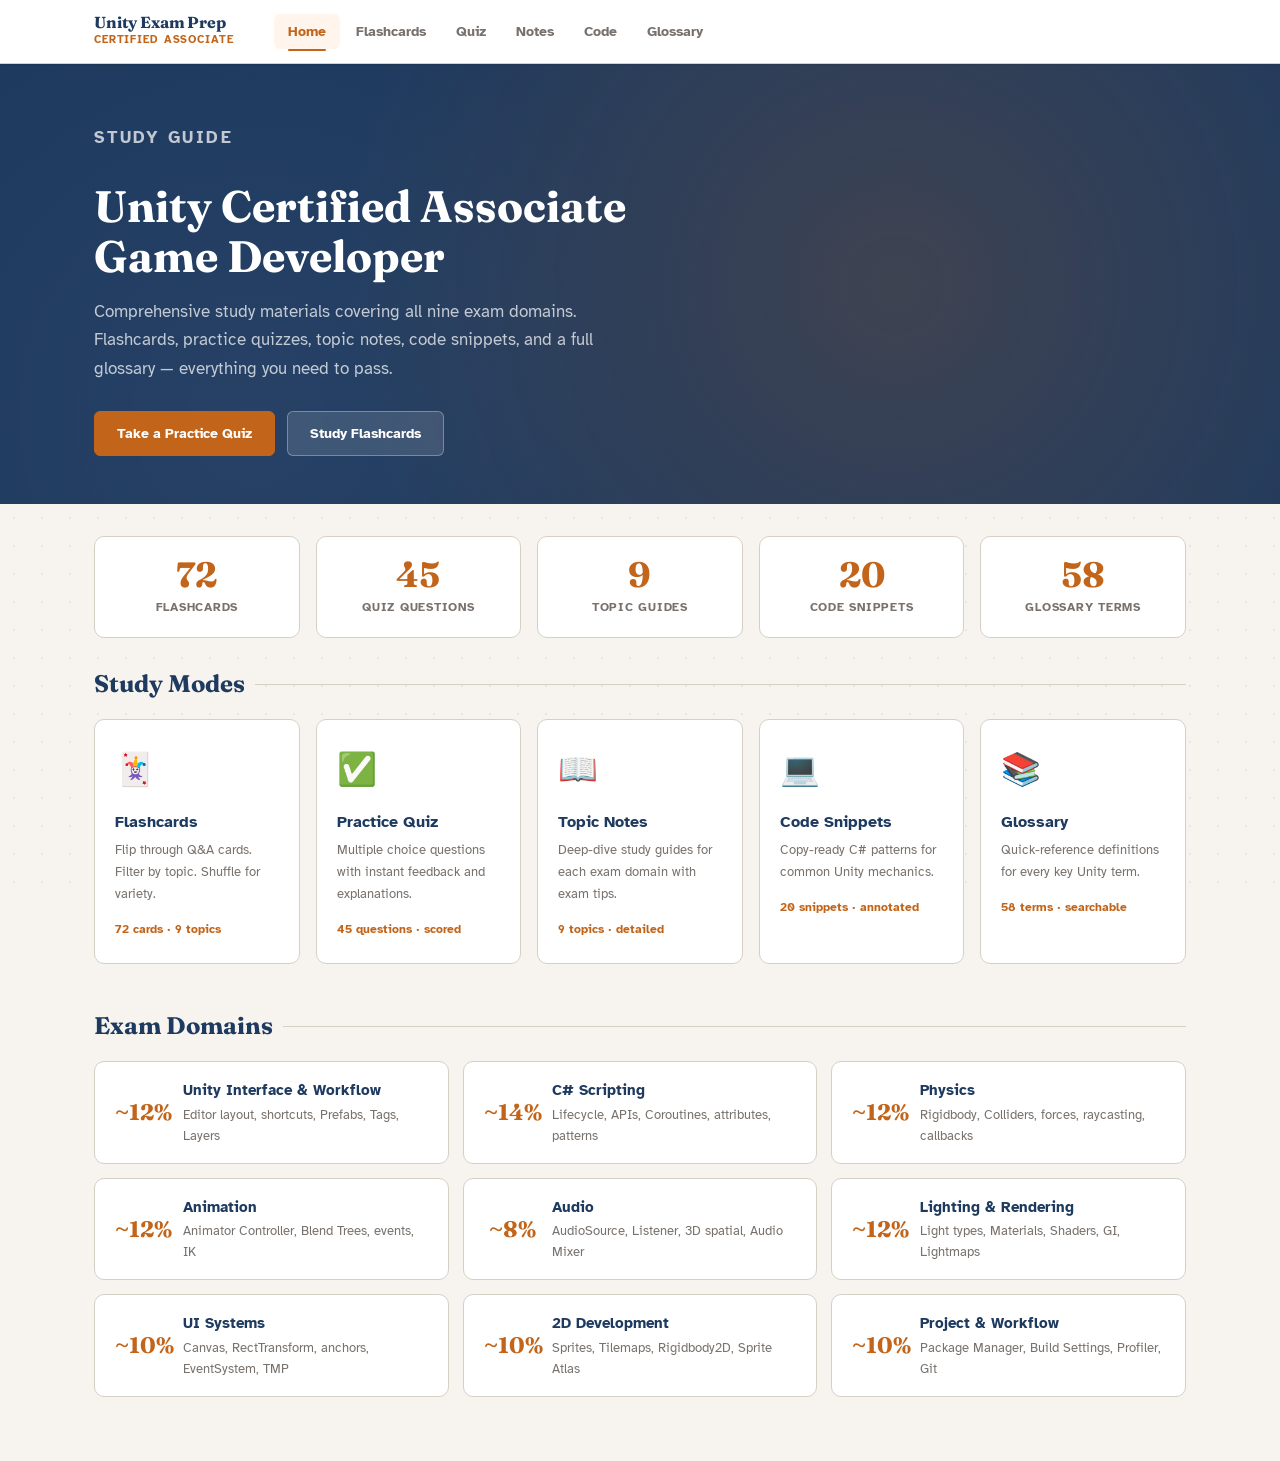
<file: unity-exam-prep/index.html>
<!DOCTYPE html>
<html lang="en">
<head>
  <meta charset="UTF-8">
  <meta name="viewport" content="width=device-width, initial-scale=1.0">
  <title>Unity Exam Prep — Certified Associate</title>
  <link rel="stylesheet" href="css/style.css">
</head>
<body>
<div id="nav-root"></div>

<div class="page-content">
  <div class="home-hero">
    <div class="container">
      <p class="home-hero-eyebrow">Study Guide</p>
      <h1>Unity Certified Associate<br>Game Developer</h1>
      <p>Comprehensive study materials covering all nine exam domains. Flashcards, practice quizzes, topic notes, code snippets, and a full glossary — everything you need to pass.</p>
      <div class="home-hero-actions">
        <a href="quiz.html" class="btn btn-accent">Take a Practice Quiz</a>
        <a href="flashcards.html" class="btn" style="background:rgba(255,255,255,0.12);color:white;border-color:rgba(255,255,255,0.3);">Study Flashcards</a>
      </div>
    </div>
  </div>

  <div class="main-content">
    <div class="container">

      <div class="stats-row" style="margin-top:0;">
        <div class="stat-card"><div class="stat-number">72</div><div class="stat-label">Flashcards</div></div>
        <div class="stat-card"><div class="stat-number">45</div><div class="stat-label">Quiz Questions</div></div>
        <div class="stat-card"><div class="stat-number">9</div><div class="stat-label">Topic Guides</div></div>
        <div class="stat-card"><div class="stat-number">20</div><div class="stat-label">Code Snippets</div></div>
        <div class="stat-card"><div class="stat-number">58</div><div class="stat-label">Glossary Terms</div></div>
      </div>

      <h2 class="section-title">Study Modes</h2>
      <div class="study-cards-grid">
        <a href="flashcards.html" class="study-card">
          <div class="study-card-icon">🃏</div>
          <div class="study-card-title">Flashcards</div>
          <div class="study-card-desc">Flip through Q&A cards. Filter by topic. Shuffle for variety.</div>
          <div class="study-card-count">72 cards · 9 topics</div>
        </a>
        <a href="quiz.html" class="study-card">
          <div class="study-card-icon">✅</div>
          <div class="study-card-title">Practice Quiz</div>
          <div class="study-card-desc">Multiple choice questions with instant feedback and explanations.</div>
          <div class="study-card-count">45 questions · scored</div>
        </a>
        <a href="notes.html" class="study-card">
          <div class="study-card-icon">📖</div>
          <div class="study-card-title">Topic Notes</div>
          <div class="study-card-desc">Deep-dive study guides for each exam domain with exam tips.</div>
          <div class="study-card-count">9 topics · detailed</div>
        </a>
        <a href="snippets.html" class="study-card">
          <div class="study-card-icon">💻</div>
          <div class="study-card-title">Code Snippets</div>
          <div class="study-card-desc">Copy-ready C# patterns for common Unity mechanics.</div>
          <div class="study-card-count">20 snippets · annotated</div>
        </a>
        <a href="glossary.html" class="study-card">
          <div class="study-card-icon">📚</div>
          <div class="study-card-title">Glossary</div>
          <div class="study-card-desc">Quick-reference definitions for every key Unity term.</div>
          <div class="study-card-count">58 terms · searchable</div>
        </a>
      </div>

      <h2 class="section-title">Exam Domains</h2>
      <div class="domains-grid">
        <div class="domain-card">
          <div class="domain-weight">~12%</div>
          <div class="domain-info">
            <div class="domain-name">Unity Interface &amp; Workflow</div>
            <div class="domain-desc">Editor layout, shortcuts, Prefabs, Tags, Layers</div>
          </div>
        </div>
        <div class="domain-card">
          <div class="domain-weight">~14%</div>
          <div class="domain-info">
            <div class="domain-name">C# Scripting</div>
            <div class="domain-desc">Lifecycle, APIs, Coroutines, attributes, patterns</div>
          </div>
        </div>
        <div class="domain-card">
          <div class="domain-weight">~12%</div>
          <div class="domain-info">
            <div class="domain-name">Physics</div>
            <div class="domain-desc">Rigidbody, Colliders, forces, raycasting, callbacks</div>
          </div>
        </div>
        <div class="domain-card">
          <div class="domain-weight">~12%</div>
          <div class="domain-info">
            <div class="domain-name">Animation</div>
            <div class="domain-desc">Animator Controller, Blend Trees, events, IK</div>
          </div>
        </div>
        <div class="domain-card">
          <div class="domain-weight">~8%</div>
          <div class="domain-info">
            <div class="domain-name">Audio</div>
            <div class="domain-desc">AudioSource, Listener, 3D spatial, Audio Mixer</div>
          </div>
        </div>
        <div class="domain-card">
          <div class="domain-weight">~12%</div>
          <div class="domain-info">
            <div class="domain-name">Lighting &amp; Rendering</div>
            <div class="domain-desc">Light types, Materials, Shaders, GI, Lightmaps</div>
          </div>
        </div>
        <div class="domain-card">
          <div class="domain-weight">~10%</div>
          <div class="domain-info">
            <div class="domain-name">UI Systems</div>
            <div class="domain-desc">Canvas, RectTransform, anchors, EventSystem, TMP</div>
          </div>
        </div>
        <div class="domain-card">
          <div class="domain-weight">~10%</div>
          <div class="domain-info">
            <div class="domain-name">2D Development</div>
            <div class="domain-desc">Sprites, Tilemaps, Rigidbody2D, Sprite Atlas</div>
          </div>
        </div>
        <div class="domain-card">
          <div class="domain-weight">~10%</div>
          <div class="domain-info">
            <div class="domain-name">Project &amp; Workflow</div>
            <div class="domain-desc">Package Manager, Build Settings, Profiler, Git</div>
          </div>
        </div>
      </div>

    </div>
  </div>
</div>

<script src="js/nav.js"></script>
</body>
</html>
</file>
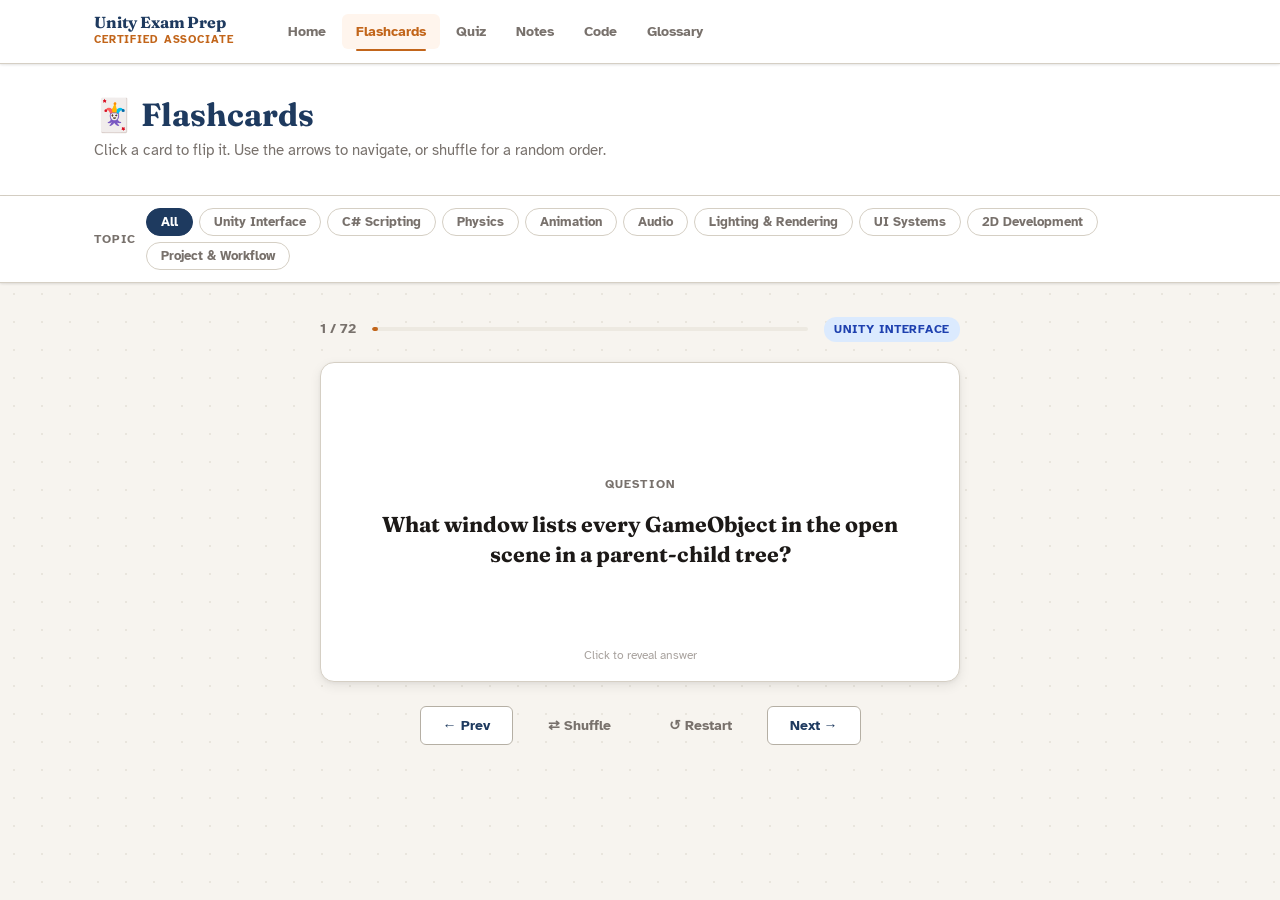
<file: unity-exam-prep/flashcards.html>
<!DOCTYPE html>
<html lang="en">
<head>
  <meta charset="UTF-8">
  <meta name="viewport" content="width=device-width, initial-scale=1.0">
  <title>Flashcards — Unity Exam Prep</title>
  <link rel="stylesheet" href="css/style.css">
</head>
<body>
<div id="nav-root"></div>
<div class="page-content">

  <div class="page-header">
    <div class="container">
      <div class="page-header-text">
        <h1>🃏 Flashcards</h1>
        <p>Click a card to flip it. Use the arrows to navigate, or shuffle for a random order.</p>
      </div>
    </div>
  </div>

  <div class="filter-bar">
    <div class="container">
      <span class="filter-label">Topic</span>
      <div class="filter-pills" id="topic-filters"></div>
    </div>
  </div>

  <div class="main-content">
    <div class="container">
      <div class="flashcard-stage" id="flashcard-stage">

        <div class="flashcard-counter">
          <span class="counter-text" id="card-counter">1 / 72</span>
          <div class="progress-bar-wrap">
            <div class="progress-bar-fill" id="progress-fill" style="width:1%"></div>
          </div>
          <span id="topic-badge-display"></span>
        </div>

        <div class="flashcard-scene" id="flashcard-scene">
          <div class="flashcard-inner">
            <div class="flashcard-face front">
              <span class="flashcard-face-label">Question</span>
              <h2 id="card-front-text">Loading…</h2>
              <span class="flashcard-hint">Click to reveal answer</span>
            </div>
            <div class="flashcard-face back">
              <span class="flashcard-face-label">Answer</span>
              <h2 id="card-back-text"></h2>
              <span class="flashcard-hint">Click to flip back</span>
            </div>
          </div>
        </div>

        <div class="flashcard-controls">
          <button class="btn btn-secondary" id="btn-prev">← Prev</button>
          <button class="btn btn-ghost" id="btn-shuffle">⇄ Shuffle</button>
          <button class="btn btn-ghost" id="btn-restart">↺ Restart</button>
          <button class="btn btn-secondary" id="btn-next">Next →</button>
        </div>

        <div id="empty-state" class="empty-state" style="display:none;">
          <div class="empty-state-icon">🔍</div>
          <h3>No cards match this filter</h3>
          <p>Try selecting a different topic or All.</p>
        </div>
      </div>
    </div>
  </div>
</div>

<script src="js/nav.js"></script>
<script src="js/flashcards.js"></script>
</body>
</html>
</file>
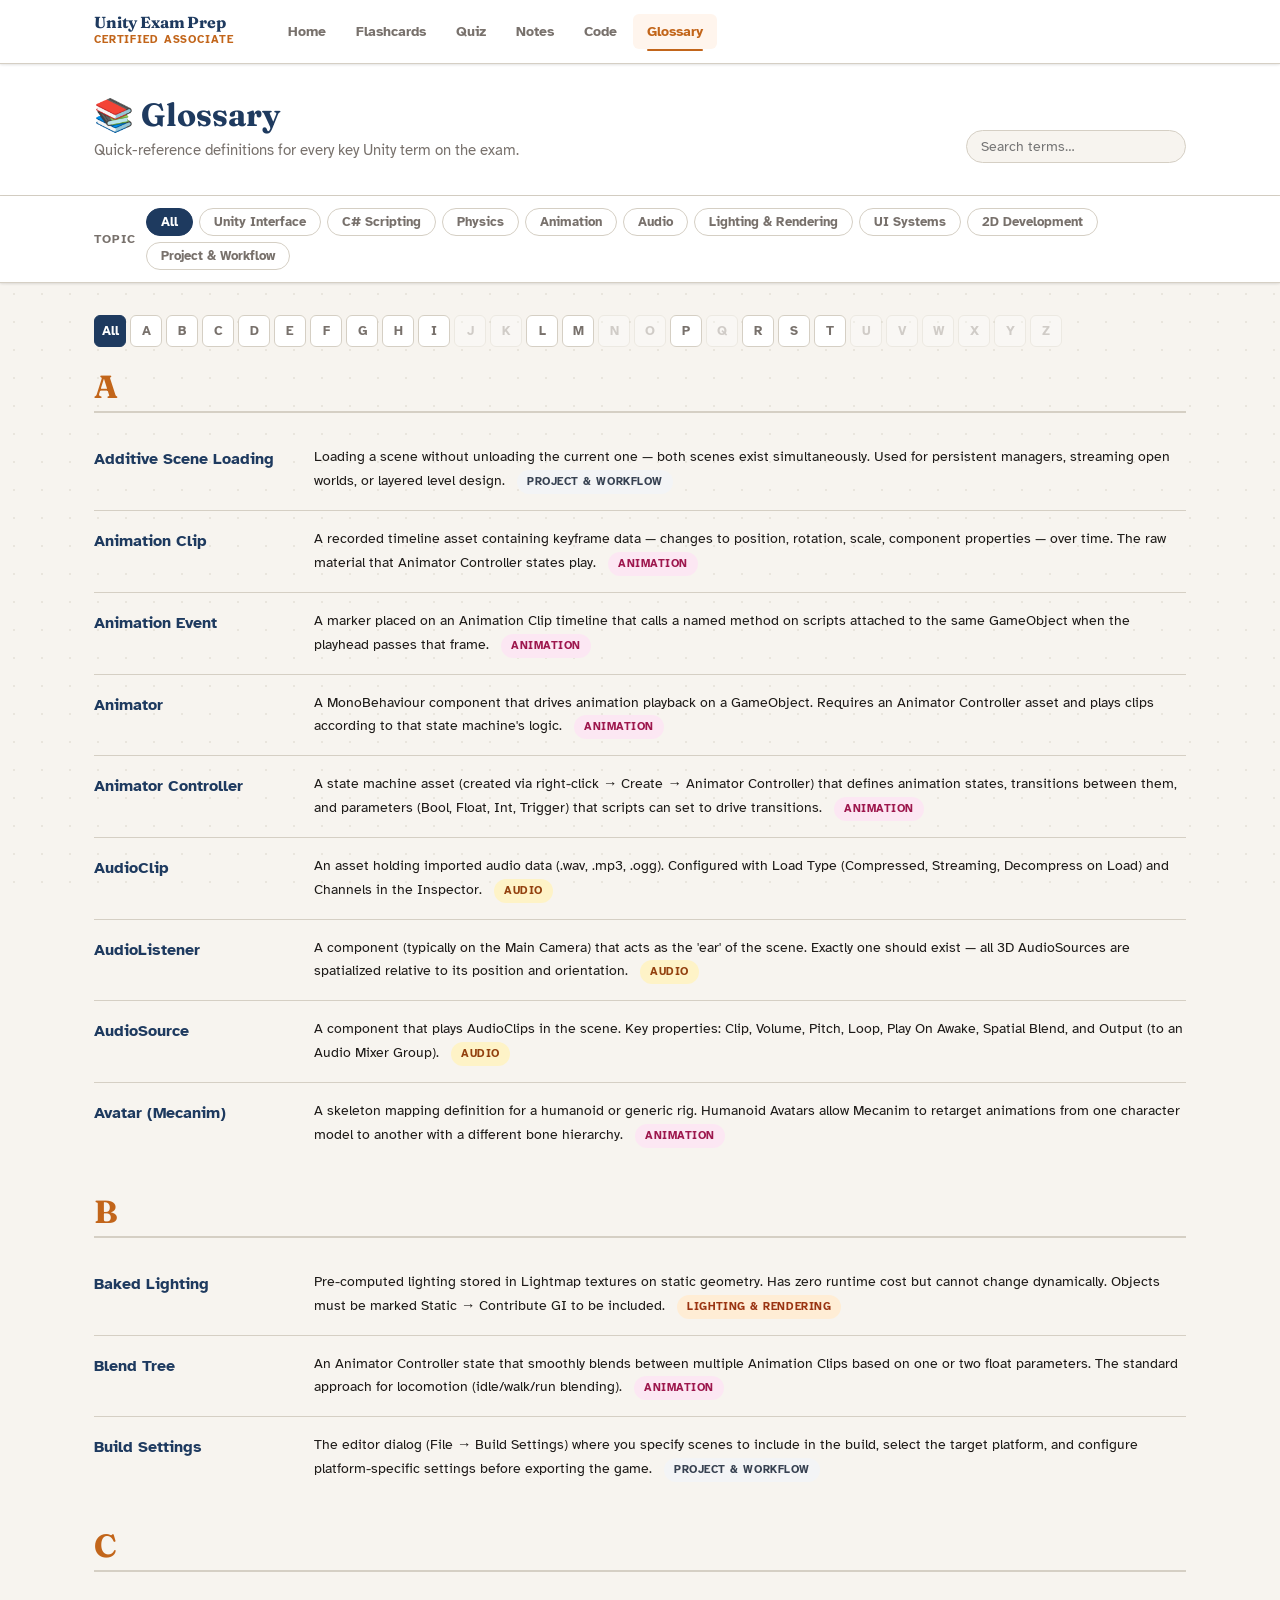
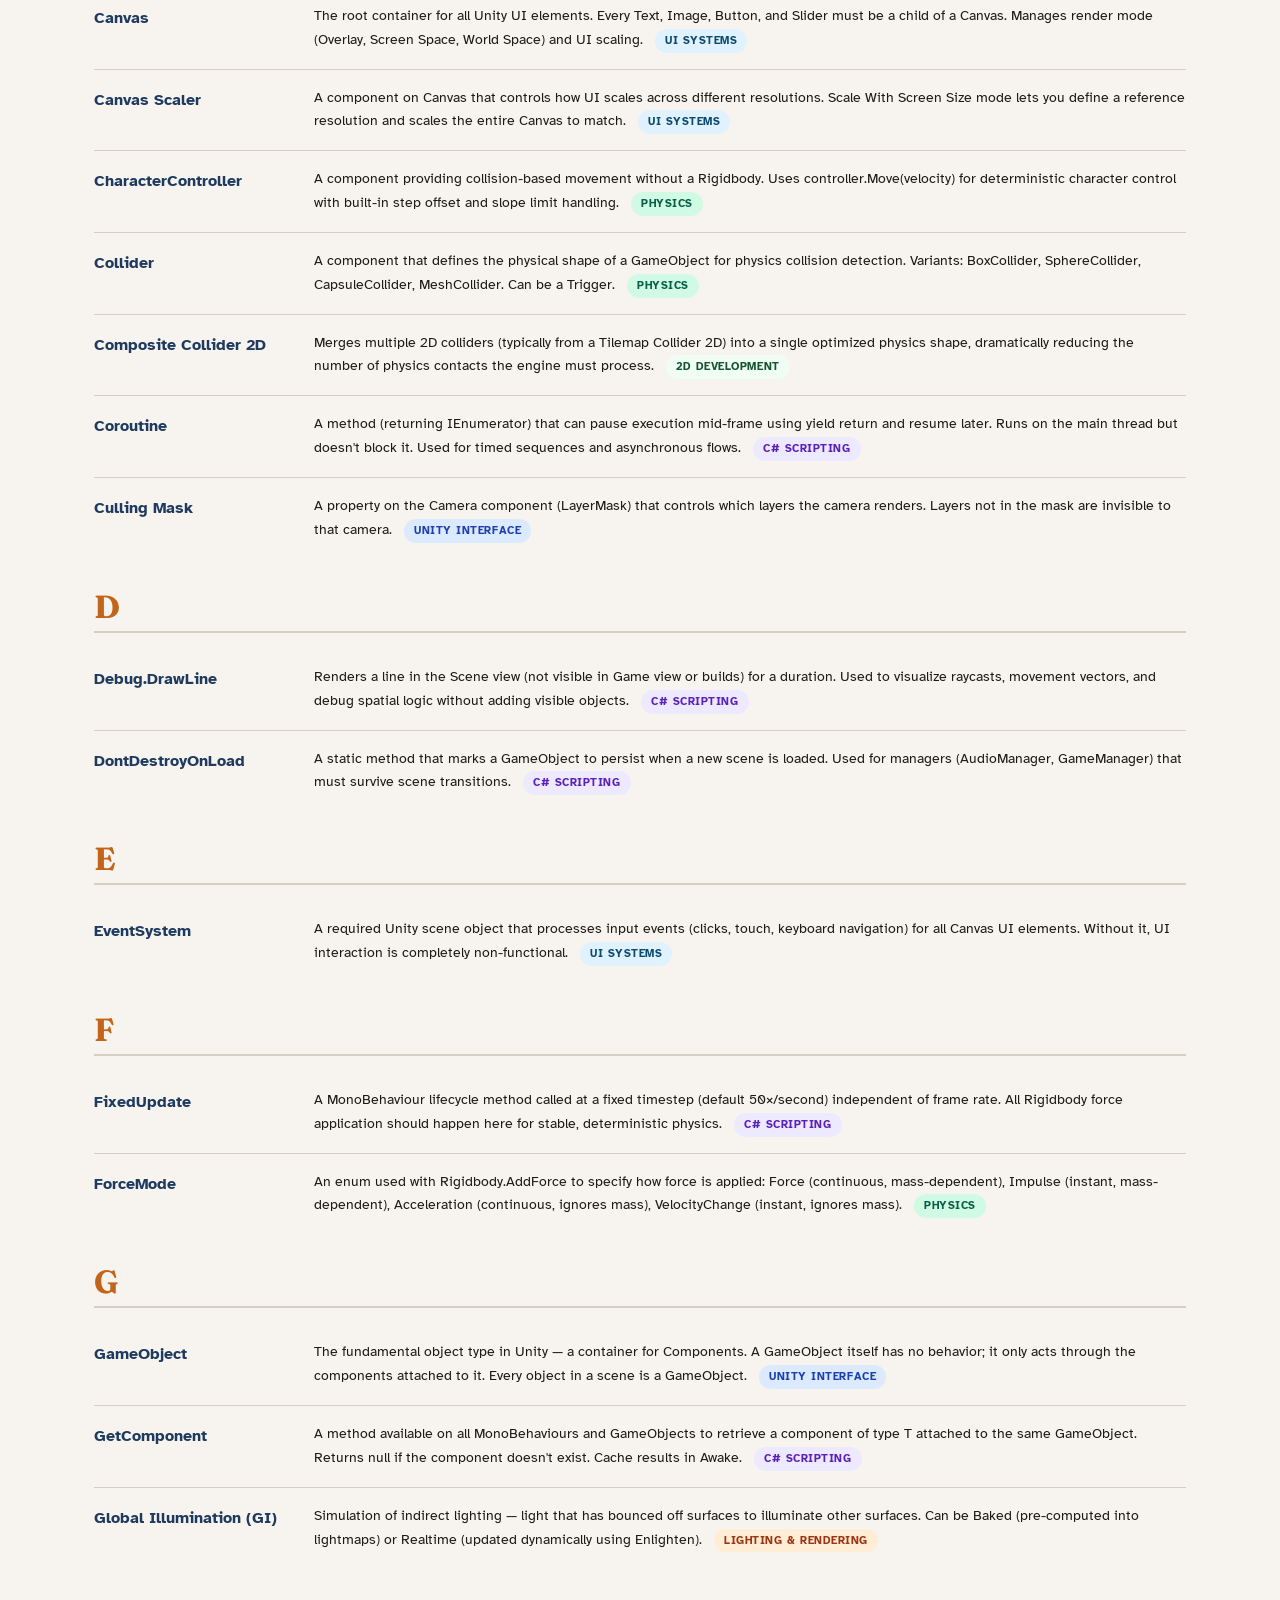
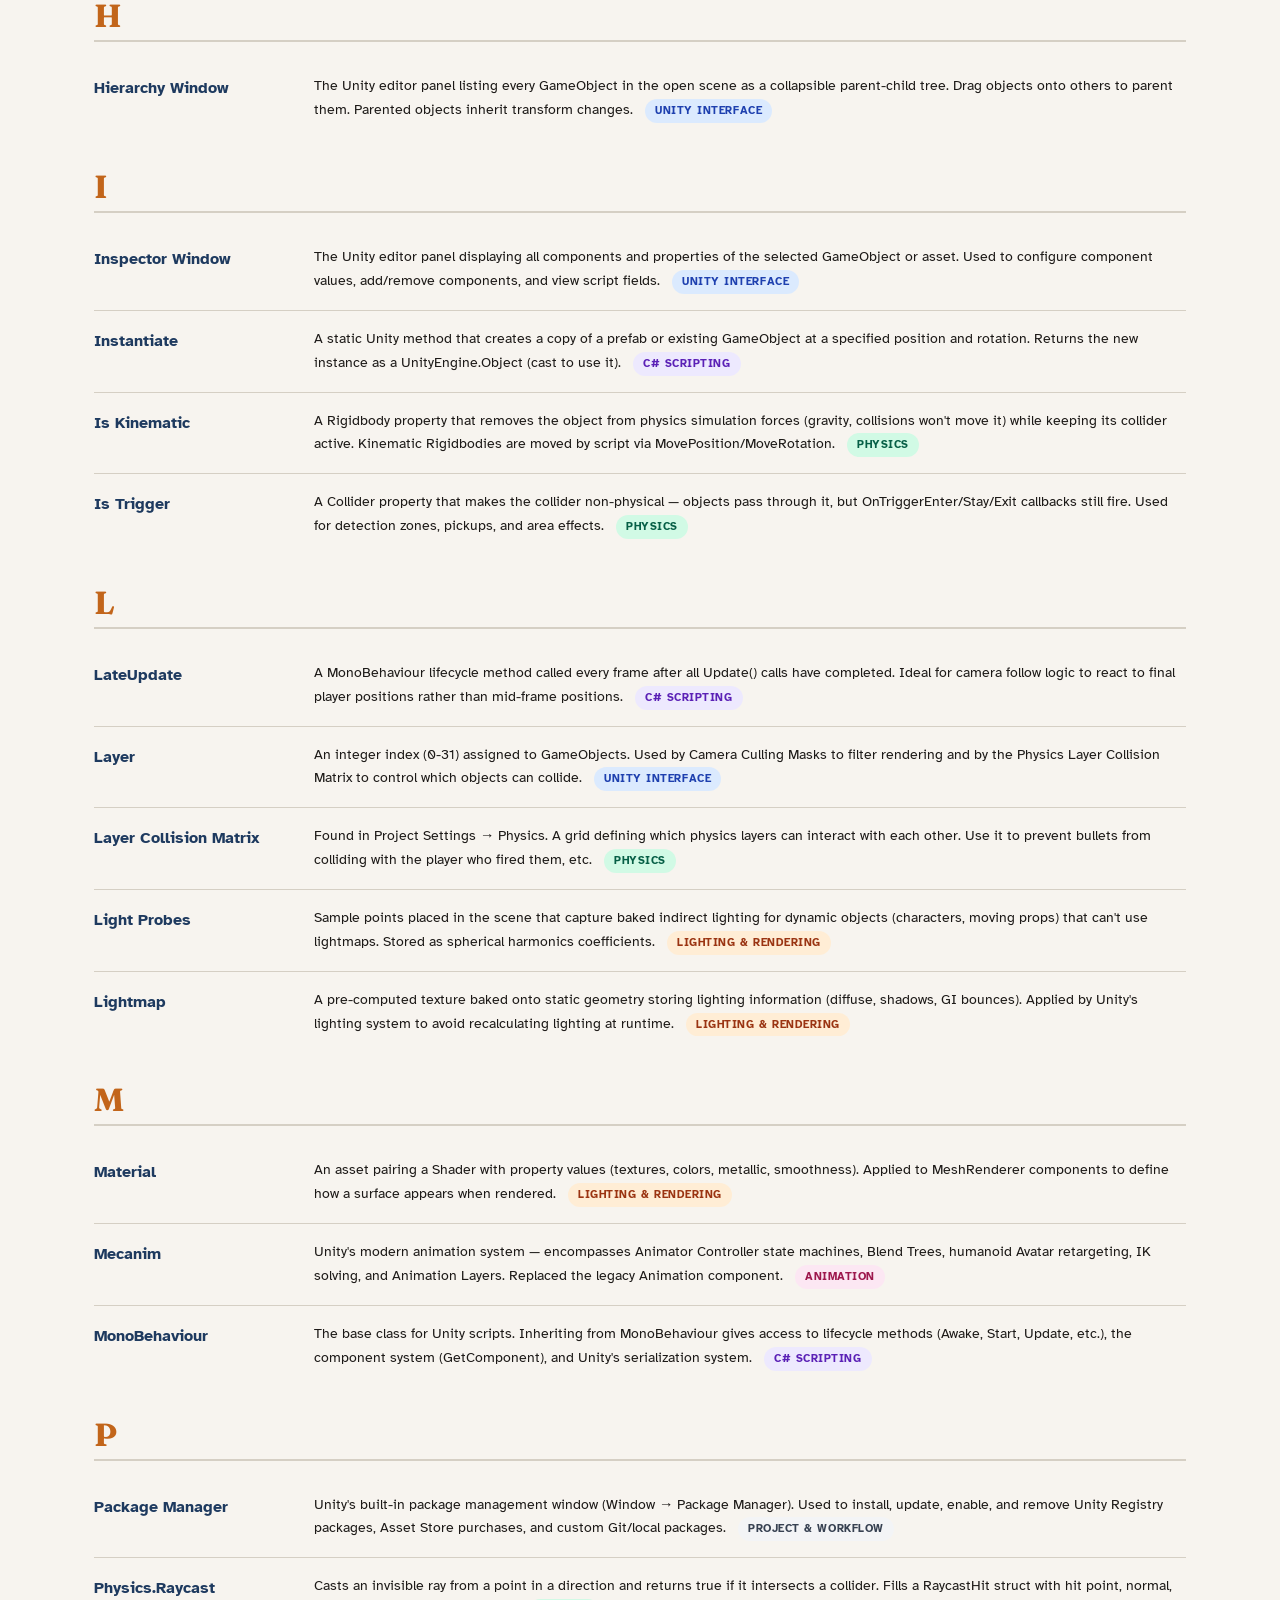
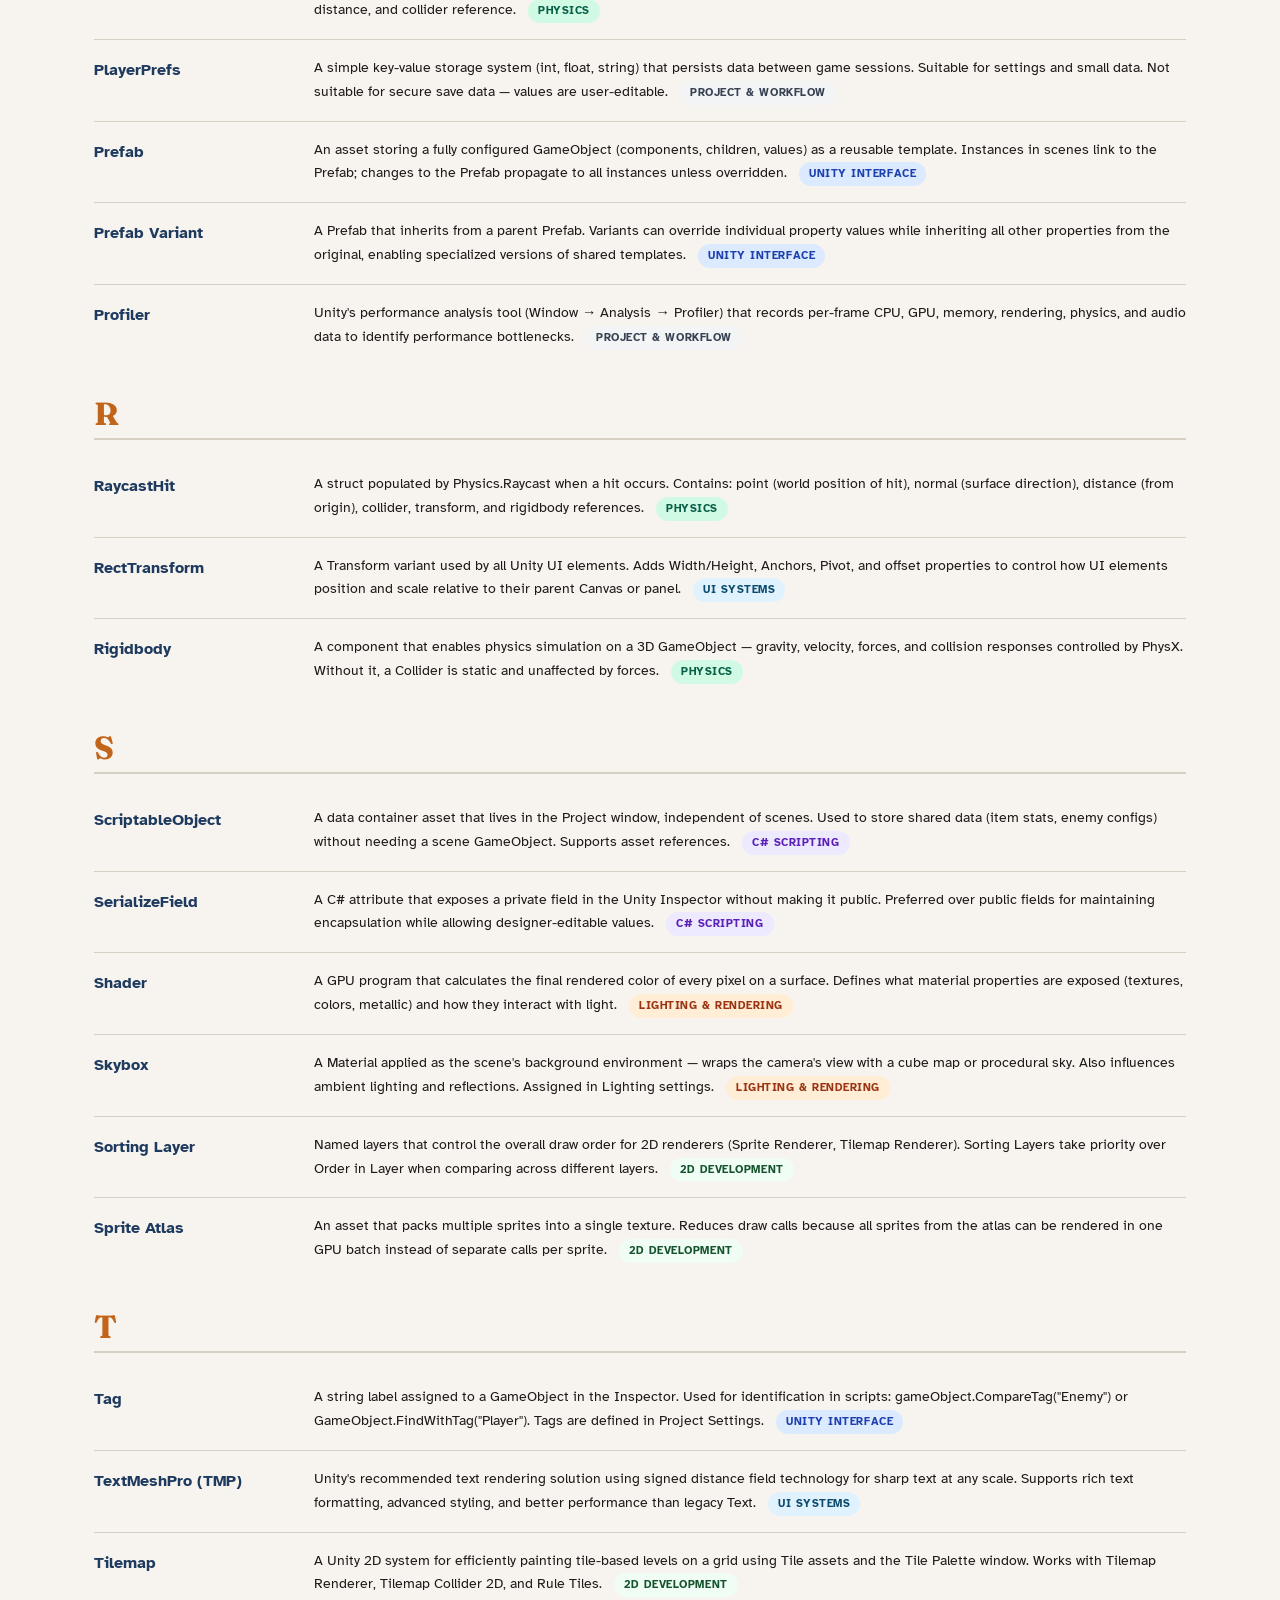
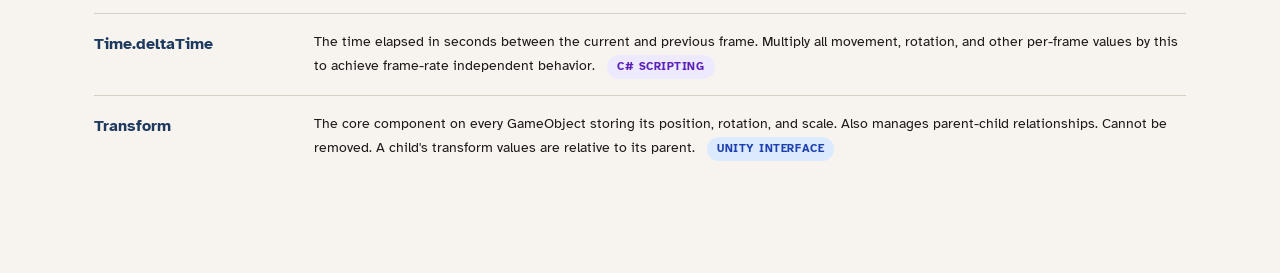
<file: unity-exam-prep/glossary.html>
<!DOCTYPE html>
<html lang="en">
<head>
  <meta charset="UTF-8">
  <meta name="viewport" content="width=device-width, initial-scale=1.0">
  <title>Glossary — Unity Exam Prep</title>
  <link rel="stylesheet" href="css/style.css">
</head>
<body>
<div id="nav-root"></div>
<div class="page-content">

  <div class="page-header">
    <div class="container">
      <div class="page-header-text">
        <h1>📚 Glossary</h1>
        <p>Quick-reference definitions for every key Unity term on the exam.</p>
      </div>
      <input type="text" class="search-input" id="glossary-search" placeholder="Search terms…" style="min-width:220px;">
    </div>
  </div>

  <div class="filter-bar">
    <div class="container">
      <span class="filter-label">Topic</span>
      <div class="filter-pills" id="topic-filters"></div>
    </div>
  </div>

  <div class="main-content">
    <div class="container">

      <div class="glossary-alpha" id="alpha-nav"></div>

      <div id="glossary-list"></div>

      <div id="empty-state" class="empty-state" style="display:none;">
        <div class="empty-state-icon">🔍</div>
        <h3>No terms found</h3>
        <p>Try a different search term or filter.</p>
      </div>

    </div>
  </div>
</div>

<script src="js/nav.js"></script>
<script src="js/glossary.js"></script>
</body>
</html>
</file>
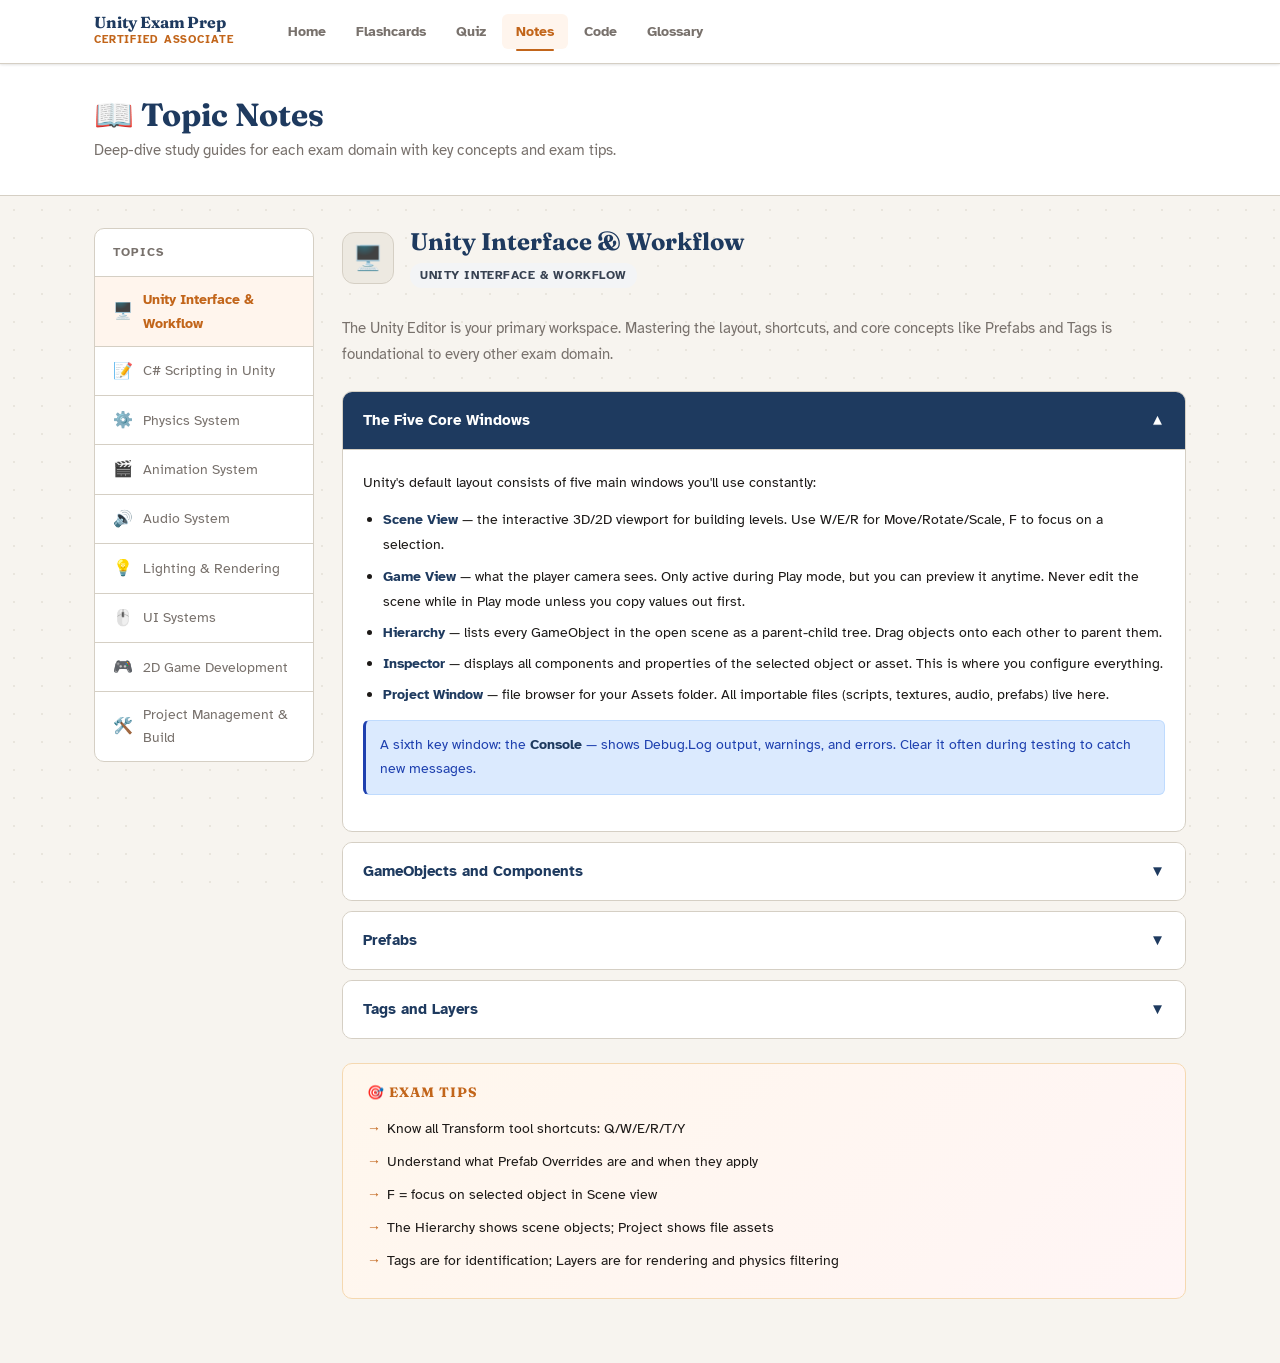
<file: unity-exam-prep/notes.html>
<!DOCTYPE html>
<html lang="en">
<head>
  <meta charset="UTF-8">
  <meta name="viewport" content="width=device-width, initial-scale=1.0">
  <title>Topic Notes — Unity Exam Prep</title>
  <link rel="stylesheet" href="css/style.css">
</head>
<body>
<div id="nav-root"></div>
<div class="page-content">

  <div class="page-header">
    <div class="container">
      <div class="page-header-text">
        <h1>📖 Topic Notes</h1>
        <p>Deep-dive study guides for each exam domain with key concepts and exam tips.</p>
      </div>
    </div>
  </div>

  <div class="main-content">
    <div class="container">
      <div class="notes-layout">

        <aside class="notes-sidebar" id="notes-sidebar">
          <div class="notes-sidebar-title">Topics</div>
          <div id="notes-nav"></div>
        </aside>

        <main id="notes-content">
          <div class="empty-state">
            <div class="empty-state-icon">📖</div>
            <h3>Loading notes…</h3>
          </div>
        </main>

      </div>
    </div>
  </div>
</div>

<script src="js/nav.js"></script>
<script src="js/notes.js"></script>
</body>
</html>
</file>
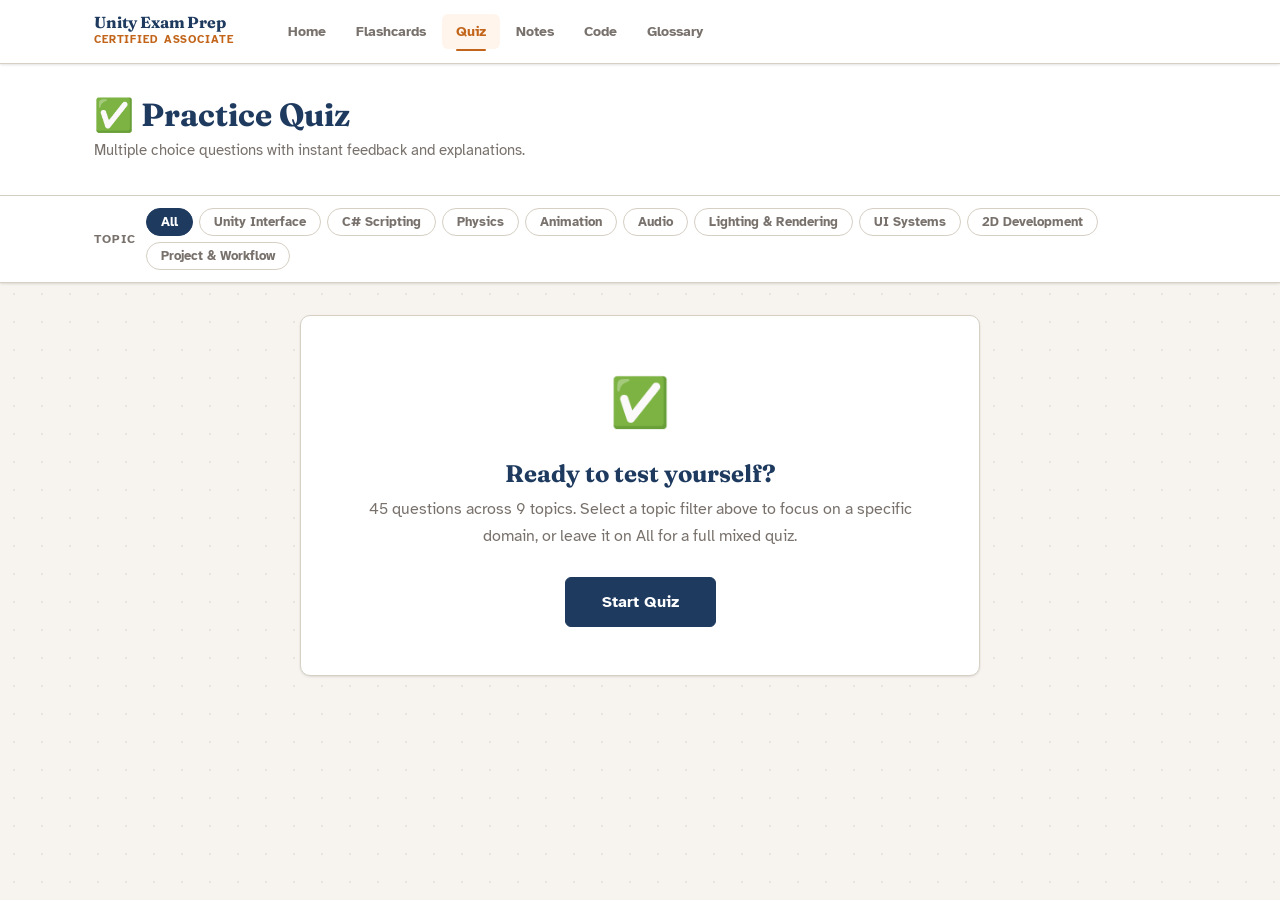
<file: unity-exam-prep/quiz.html>
<!DOCTYPE html>
<html lang="en">
<head>
  <meta charset="UTF-8">
  <meta name="viewport" content="width=device-width, initial-scale=1.0">
  <title>Practice Quiz — Unity Exam Prep</title>
  <link rel="stylesheet" href="css/style.css">
</head>
<body>
<div id="nav-root"></div>
<div class="page-content">

  <div class="page-header">
    <div class="container">
      <div class="page-header-text">
        <h1>✅ Practice Quiz</h1>
        <p>Multiple choice questions with instant feedback and explanations.</p>
      </div>
    </div>
  </div>

  <div class="filter-bar">
    <div class="container">
      <span class="filter-label">Topic</span>
      <div class="filter-pills" id="topic-filters"></div>
    </div>
  </div>

  <div class="main-content">
    <div class="container">
      <div class="quiz-stage" id="quiz-stage">

        <!-- Start screen -->
        <div id="quiz-start" class="card card-reveal" style="text-align:center;padding:48px;">
          <div style="font-size:3rem;margin-bottom:16px;">✅</div>
          <h2 style="margin-bottom:8px;">Ready to test yourself?</h2>
          <p style="color:var(--text-muted);margin-bottom:28px;">45 questions across 9 topics. Select a topic filter above to focus on a specific domain, or leave it on All for a full mixed quiz.</p>
          <button class="btn btn-primary" id="btn-start" style="font-size:1rem;padding:14px 36px;">Start Quiz</button>
        </div>

        <!-- Question -->
        <div id="quiz-question-wrap" style="display:none;">
          <div class="quiz-progress-bar">
            <div class="quiz-progress-fill" id="quiz-progress" style="width:0%"></div>
          </div>

          <div class="quiz-card card-reveal">
            <div class="quiz-question-area">
              <div class="quiz-q-meta">
                <span class="quiz-q-num" id="q-num">Question 1 of 45</span>
                <span id="q-topic-badge"></span>
              </div>
              <p class="quiz-question-text" id="q-text"></p>
            </div>
            <div class="quiz-options" id="q-options"></div>
            <div class="quiz-explanation" id="q-explanation">
              <strong>Explanation:</strong> <span id="q-explanation-text"></span>
            </div>
            <div class="quiz-footer">
              <button class="btn btn-primary" id="btn-next-q" style="display:none;">Next Question →</button>
            </div>
          </div>
        </div>

        <!-- Results -->
        <div id="quiz-results" style="display:none;">
          <div class="quiz-results-card card-reveal">
            <div class="quiz-score-circle">
              <div class="quiz-score-pct" id="result-pct">0%</div>
              <div class="quiz-score-label">Score</div>
            </div>
            <h2 style="margin-bottom:8px;" id="result-heading">Quiz Complete!</h2>
            <p style="color:var(--text-muted);margin-bottom:8px;" id="result-detail"></p>
            <p style="color:var(--text-muted);margin-bottom:28px;" id="result-message"></p>
            <div style="display:flex;gap:12px;justify-content:center;flex-wrap:wrap;">
              <button class="btn btn-primary" id="btn-retry">Try Again</button>
              <a href="notes.html" class="btn btn-secondary">Review Notes</a>
              <a href="flashcards.html" class="btn btn-secondary">Study Flashcards</a>
            </div>
          </div>
        </div>

      </div>
    </div>
  </div>
</div>

<script src="js/nav.js"></script>
<script src="js/quiz.js"></script>
</body>
</html>
</file>
<file: unity-exam-prep/css/style.css>
@import url('https://fonts.googleapis.com/css2?family=Fraunces:ital,opsz,wght@0,9..144,300;0,9..144,400;0,9..144,600;0,9..144,700;1,9..144,300;1,9..144,400&family=Atkinson+Hyperlegible:ital,wght@0,400;0,700;1,400&family=JetBrains+Mono:wght@400;500&display=swap');

/* ──────────────────────────────────────────
   DESIGN TOKENS
────────────────────────────────────────── */
:root {
  --bg:          #f7f4ef;
  --bg-alt:      #ede9e1;
  --surface:     #ffffff;
  --border:      #d5cfc4;
  --border-dark: #b5afa4;
  --text:        #1c1917;
  --text-muted:  #78716c;
  --text-light:  #a8a29e;
  --primary:     #1e3a5f;
  --primary-mid: #2c5282;
  --accent:      #c2651a;
  --accent-light:#e07a30;
  --success:     #166534;
  --success-bg:  #dcfce7;
  --error:       #991b1b;
  --error-bg:    #fee2e2;
  --warn:        #92400e;
  --warn-bg:     #fef3c7;
  --nav-h:       64px;
  --radius:      10px;
  --radius-sm:   6px;
  --shadow-sm:   0 1px 3px rgba(0,0,0,0.07), 0 1px 2px rgba(0,0,0,0.05);
  --shadow:      0 4px 12px rgba(0,0,0,0.08), 0 1px 4px rgba(0,0,0,0.05);
  --shadow-lg:   0 8px 32px rgba(0,0,0,0.12), 0 2px 8px rgba(0,0,0,0.06);

  /* Topic badge colors */
  --t-interface: #1e40af; --t-interface-bg: #dbeafe;
  --t-scripting: #5b21b6; --t-scripting-bg: #ede9fe;
  --t-physics:   #065f46; --t-physics-bg:   #d1fae5;
  --t-animation: #9d174d; --t-animation-bg: #fce7f3;
  --t-audio:     #92400e; --t-audio-bg:     #fef3c7;
  --t-lighting:  #9a3412; --t-lighting-bg:  #ffedd5;
  --t-ui:        #0c4a6e; --t-ui-bg:        #e0f2fe;
  --t-2d:        #14532d; --t-2d-bg:        #f0fdf4;
  --t-workflow:  #374151; --t-workflow-bg:  #f3f4f6;
}

/* ──────────────────────────────────────────
   RESET & BASE
────────────────────────────────────────── */
*, *::before, *::after { box-sizing: border-box; margin: 0; padding: 0; }

html { font-size: 16px; scroll-behavior: smooth; }

body {
  font-family: 'Atkinson Hyperlegible', Georgia, sans-serif;
  background: var(--bg);
  color: var(--text);
  line-height: 1.65;
  padding-top: var(--nav-h);
  min-height: 100vh;
}

/* Subtle dot-grid background texture */
body::before {
  content: '';
  position: fixed;
  inset: 0;
  pointer-events: none;
  background-image: radial-gradient(circle, var(--border) 1px, transparent 1px);
  background-size: 28px 28px;
  opacity: 0.4;
  z-index: 0;
}

.page-content { position: relative; z-index: 1; }

h1, h2, h3, h4 {
  font-family: 'Fraunces', Georgia, serif;
  color: var(--primary);
  line-height: 1.2;
}

a { color: var(--primary-mid); text-decoration: none; }
a:hover { color: var(--accent); }

code, pre {
  font-family: 'JetBrains Mono', 'Courier New', monospace;
  font-size: 0.875em;
}

ul { list-style: none; }
button { cursor: pointer; font-family: inherit; }
input, select { font-family: inherit; }

/* ──────────────────────────────────────────
   NAVIGATION
────────────────────────────────────────── */
#site-nav {
  position: fixed;
  top: 0; left: 0; right: 0;
  height: var(--nav-h);
  background: var(--surface);
  border-bottom: 1px solid var(--border);
  z-index: 100;
  display: flex;
  align-items: center;
  box-shadow: var(--shadow-sm);
}

.nav-inner {
  max-width: 1140px;
  margin: 0 auto;
  padding: 0 24px;
  width: 100%;
  display: flex;
  align-items: center;
  gap: 0;
}

.nav-logo {
  display: flex;
  flex-direction: column;
  text-decoration: none;
  margin-right: 40px;
  flex-shrink: 0;
}
.nav-logo-title {
  font-family: 'Fraunces', serif;
  font-size: 1rem;
  font-weight: 700;
  color: var(--primary);
  letter-spacing: -0.01em;
  line-height: 1.1;
}
.nav-logo-sub {
  font-size: 0.68rem;
  color: var(--accent);
  letter-spacing: 0.08em;
  text-transform: uppercase;
  font-weight: 700;
}

.nav-links {
  display: flex;
  align-items: center;
  gap: 2px;
  flex: 1;
}

.nav-links a {
  padding: 6px 14px;
  border-radius: var(--radius-sm);
  font-size: 0.875rem;
  font-weight: 700;
  color: var(--text-muted);
  text-decoration: none;
  transition: color 0.15s, background 0.15s;
  position: relative;
}
.nav-links a:hover { color: var(--primary); background: var(--bg); }
.nav-links a.active {
  color: var(--accent);
  background: #fff5ed;
}
.nav-links a.active::after {
  content: '';
  position: absolute;
  bottom: -2px; left: 14px; right: 14px;
  height: 2px;
  background: var(--accent);
  border-radius: 2px;
}

/* Hamburger (mobile) */
.nav-hamburger {
  display: none;
  flex-direction: column;
  gap: 5px;
  background: none;
  border: none;
  padding: 8px;
  margin-left: auto;
}
.nav-hamburger span {
  display: block;
  width: 22px; height: 2px;
  background: var(--text);
  border-radius: 2px;
  transition: transform 0.2s;
}

.nav-mobile-overlay {
  display: none;
  position: fixed;
  inset: var(--nav-h) 0 0;
  background: rgba(0,0,0,0.4);
  z-index: 99;
}

.nav-mobile-menu {
  position: fixed;
  top: var(--nav-h); right: 0;
  width: 220px;
  background: var(--surface);
  border-left: 1px solid var(--border);
  height: calc(100vh - var(--nav-h));
  padding: 16px;
  display: flex;
  flex-direction: column;
  gap: 4px;
  z-index: 100;
  transform: translateX(100%);
  transition: transform 0.25s;
}
.nav-mobile-menu.open { transform: translateX(0); }
.nav-mobile-menu a {
  padding: 10px 14px;
  border-radius: var(--radius-sm);
  font-weight: 700;
  color: var(--text-muted);
  display: block;
}
.nav-mobile-menu a.active { color: var(--accent); background: #fff5ed; }

/* ──────────────────────────────────────────
   LAYOUT WRAPPERS
────────────────────────────────────────── */
.container {
  max-width: 1140px;
  margin: 0 auto;
  padding: 0 24px;
}

.page-header {
  background: var(--surface);
  border-bottom: 1px solid var(--border);
  padding: 32px 0;
}
.page-header .container { display: flex; align-items: flex-end; justify-content: space-between; gap: 16px; flex-wrap: wrap; }
.page-header-text h1 { font-size: 2rem; margin-bottom: 4px; }
.page-header-text p { color: var(--text-muted); font-size: 0.95rem; }

.main-content { padding: 32px 0 64px; }

/* ──────────────────────────────────────────
   FILTER BAR
────────────────────────────────────────── */
.filter-bar {
  background: var(--surface);
  border-bottom: 1px solid var(--border);
  padding: 12px 0;
  position: sticky;
  top: var(--nav-h);
  z-index: 50;
  box-shadow: var(--shadow-sm);
}
.filter-bar .container {
  display: flex;
  align-items: center;
  gap: 10px;
  flex-wrap: wrap;
}
.filter-label {
  font-size: 0.78rem;
  font-weight: 700;
  text-transform: uppercase;
  letter-spacing: 0.07em;
  color: var(--text-muted);
  flex-shrink: 0;
}
.filter-pills { display: flex; flex-wrap: wrap; gap: 6px; flex: 1; }
.filter-pill {
  padding: 5px 14px;
  border-radius: 20px;
  border: 1.5px solid var(--border);
  background: var(--surface);
  font-size: 0.8rem;
  font-weight: 700;
  color: var(--text-muted);
  cursor: pointer;
  transition: all 0.15s;
  white-space: nowrap;
}
.filter-pill:hover { border-color: var(--primary-mid); color: var(--primary); }
.filter-pill.active {
  background: var(--primary);
  border-color: var(--primary);
  color: white;
}

.search-input {
  padding: 7px 14px;
  border: 1.5px solid var(--border);
  border-radius: 20px;
  font-size: 0.875rem;
  background: var(--bg);
  color: var(--text);
  outline: none;
  transition: border-color 0.15s;
  min-width: 180px;
}
.search-input:focus { border-color: var(--primary-mid); background: white; }

/* ──────────────────────────────────────────
   GENERIC CARD
────────────────────────────────────────── */
.card {
  background: var(--surface);
  border: 1px solid var(--border);
  border-radius: var(--radius);
  padding: 24px;
  box-shadow: var(--shadow-sm);
}

/* ──────────────────────────────────────────
   TOPIC BADGES
────────────────────────────────────────── */
.badge {
  display: inline-block;
  padding: 3px 10px;
  border-radius: 12px;
  font-size: 0.72rem;
  font-weight: 700;
  text-transform: uppercase;
  letter-spacing: 0.05em;
  white-space: nowrap;
}
.badge-interface  { color: var(--t-interface);  background: var(--t-interface-bg);  }
.badge-scripting  { color: var(--t-scripting);  background: var(--t-scripting-bg);  }
.badge-physics    { color: var(--t-physics);    background: var(--t-physics-bg);    }
.badge-animation  { color: var(--t-animation);  background: var(--t-animation-bg);  }
.badge-audio      { color: var(--t-audio);      background: var(--t-audio-bg);      }
.badge-lighting   { color: var(--t-lighting);   background: var(--t-lighting-bg);   }
.badge-ui         { color: var(--t-ui);         background: var(--t-ui-bg);         }
.badge-2d         { color: var(--t-2d);         background: var(--t-2d-bg);         }
.badge-workflow   { color: var(--t-workflow);   background: var(--t-workflow-bg);   }

/* ──────────────────────────────────────────
   BUTTONS
────────────────────────────────────────── */
.btn {
  display: inline-flex;
  align-items: center;
  gap: 8px;
  padding: 10px 22px;
  border-radius: var(--radius-sm);
  font-size: 0.875rem;
  font-weight: 700;
  border: 1.5px solid transparent;
  transition: all 0.15s;
  text-decoration: none;
  white-space: nowrap;
}
.btn-primary {
  background: var(--primary);
  color: white;
  border-color: var(--primary);
}
.btn-primary:hover { background: var(--primary-mid); color: white; border-color: var(--primary-mid); }

.btn-secondary {
  background: var(--surface);
  color: var(--primary);
  border-color: var(--border-dark);
}
.btn-secondary:hover { border-color: var(--primary); background: var(--bg); color: var(--primary); }

.btn-accent {
  background: var(--accent);
  color: white;
  border-color: var(--accent);
}
.btn-accent:hover { background: var(--accent-light); border-color: var(--accent-light); color: white; }

.btn-ghost {
  background: transparent;
  color: var(--text-muted);
  border-color: transparent;
}
.btn-ghost:hover { background: var(--bg-alt); color: var(--text); }

.btn:disabled { opacity: 0.4; cursor: not-allowed; }

/* ──────────────────────────────────────────
   STATS ROW (for index/results)
────────────────────────────────────────── */
.stats-row {
  display: grid;
  grid-template-columns: repeat(auto-fit, minmax(140px, 1fr));
  gap: 16px;
  margin-bottom: 32px;
}
.stat-card {
  background: var(--surface);
  border: 1px solid var(--border);
  border-radius: var(--radius);
  padding: 20px;
  text-align: center;
}
.stat-number {
  font-family: 'Fraunces', serif;
  font-size: 2.2rem;
  font-weight: 700;
  color: var(--accent);
  line-height: 1;
}
.stat-label {
  font-size: 0.78rem;
  font-weight: 700;
  text-transform: uppercase;
  letter-spacing: 0.06em;
  color: var(--text-muted);
  margin-top: 4px;
}

/* ──────────────────────────────────────────
   EMPTY STATE
────────────────────────────────────────── */
.empty-state {
  text-align: center;
  padding: 64px 24px;
  color: var(--text-muted);
}
.empty-state-icon { font-size: 3rem; margin-bottom: 16px; }
.empty-state h3 { font-size: 1.1rem; margin-bottom: 8px; }

/* ──────────────────────────────────────────
   FLASHCARD PAGE
────────────────────────────────────────── */
.flashcard-stage {
  max-width: 640px;
  margin: 0 auto;
}

.flashcard-counter {
  display: flex;
  align-items: center;
  justify-content: space-between;
  margin-bottom: 20px;
}
.counter-text { font-size: 0.875rem; color: var(--text-muted); font-weight: 700; }
.progress-bar-wrap {
  flex: 1;
  height: 4px;
  background: var(--bg-alt);
  border-radius: 4px;
  margin: 0 16px;
  overflow: hidden;
}
.progress-bar-fill {
  height: 100%;
  background: var(--accent);
  border-radius: 4px;
  transition: width 0.3s;
}

.flashcard-scene {
  perspective: 1000px;
  height: 320px;
  margin-bottom: 24px;
  cursor: pointer;
}
.flashcard-inner {
  position: relative;
  width: 100%;
  height: 100%;
  transform-style: preserve-3d;
  transition: transform 0.55s cubic-bezier(0.4, 0, 0.2, 1);
}
.flashcard-scene.flipped .flashcard-inner { transform: rotateY(180deg); }

.flashcard-face {
  position: absolute;
  inset: 0;
  backface-visibility: hidden;
  -webkit-backface-visibility: hidden;
  background: var(--surface);
  border: 1px solid var(--border);
  border-radius: 14px;
  box-shadow: var(--shadow);
  display: flex;
  flex-direction: column;
  align-items: center;
  justify-content: center;
  padding: 32px 40px;
  text-align: center;
}
.flashcard-face.back {
  transform: rotateY(180deg);
  background: var(--primary);
  color: white;
  border-color: var(--primary);
}
.flashcard-face-label {
  font-size: 0.72rem;
  font-weight: 700;
  text-transform: uppercase;
  letter-spacing: 0.1em;
  color: var(--text-muted);
  margin-bottom: 16px;
}
.flashcard-face.back .flashcard-face-label { color: rgba(255,255,255,0.55); }
.flashcard-face h2 {
  font-family: 'Fraunces', serif;
  font-size: 1.35rem;
  line-height: 1.4;
  color: var(--text);
}
.flashcard-face.back h2 { color: white; font-size: 1.15rem; }
.flashcard-hint {
  position: absolute;
  bottom: 16px;
  font-size: 0.72rem;
  color: var(--text-light);
}
.flashcard-face.back .flashcard-hint { color: rgba(255,255,255,0.4); }

.flashcard-controls {
  display: flex;
  align-items: center;
  justify-content: center;
  gap: 12px;
}

/* ──────────────────────────────────────────
   QUIZ PAGE
────────────────────────────────────────── */
.quiz-stage { max-width: 680px; margin: 0 auto; }

.quiz-progress-bar {
  height: 6px;
  background: var(--bg-alt);
  border-radius: 6px;
  overflow: hidden;
  margin-bottom: 28px;
}
.quiz-progress-fill {
  height: 100%;
  background: linear-gradient(90deg, var(--primary), var(--accent));
  border-radius: 6px;
  transition: width 0.4s;
}

.quiz-card {
  background: var(--surface);
  border: 1px solid var(--border);
  border-radius: var(--radius);
  box-shadow: var(--shadow);
  overflow: hidden;
}
.quiz-question-area {
  padding: 32px 32px 24px;
  border-bottom: 1px solid var(--border);
}
.quiz-q-meta {
  display: flex;
  align-items: center;
  gap: 10px;
  margin-bottom: 16px;
}
.quiz-q-num {
  font-family: 'Fraunces', serif;
  font-size: 0.8rem;
  font-weight: 700;
  color: var(--text-muted);
}
.quiz-question-text {
  font-size: 1.1rem;
  line-height: 1.55;
  color: var(--text);
}

.quiz-options { padding: 16px 24px 24px; display: flex; flex-direction: column; gap: 10px; }
.quiz-option {
  display: flex;
  align-items: flex-start;
  gap: 14px;
  padding: 14px 18px;
  border: 1.5px solid var(--border);
  border-radius: var(--radius-sm);
  background: var(--bg);
  cursor: pointer;
  transition: all 0.15s;
  font-size: 0.93rem;
  text-align: left;
  width: 100%;
}
.quiz-option:hover:not(:disabled) {
  border-color: var(--primary-mid);
  background: white;
  box-shadow: var(--shadow-sm);
}
.quiz-option-letter {
  width: 26px; height: 26px;
  border-radius: 50%;
  background: var(--border);
  color: var(--text-muted);
  display: flex;
  align-items: center;
  justify-content: center;
  font-size: 0.75rem;
  font-weight: 700;
  flex-shrink: 0;
  transition: all 0.15s;
}
.quiz-option.correct {
  border-color: var(--success);
  background: var(--success-bg);
}
.quiz-option.correct .quiz-option-letter {
  background: var(--success);
  color: white;
}
.quiz-option.wrong {
  border-color: var(--error);
  background: var(--error-bg);
}
.quiz-option.wrong .quiz-option-letter {
  background: var(--error);
  color: white;
}
.quiz-option:disabled { cursor: default; }

.quiz-explanation {
  margin: 0 24px 24px;
  padding: 14px 16px;
  background: #fffbf5;
  border: 1px solid #e8d5b0;
  border-radius: var(--radius-sm);
  font-size: 0.875rem;
  color: var(--text);
  display: none;
  border-left: 3px solid var(--accent);
}
.quiz-explanation.visible { display: block; }
.quiz-explanation strong { color: var(--accent); }

.quiz-footer {
  padding: 16px 24px;
  border-top: 1px solid var(--border);
  display: flex;
  justify-content: flex-end;
}

/* Quiz results */
.quiz-results-card {
  background: var(--surface);
  border: 1px solid var(--border);
  border-radius: var(--radius);
  box-shadow: var(--shadow-lg);
  padding: 48px;
  text-align: center;
  max-width: 500px;
  margin: 0 auto;
}
.quiz-score-circle {
  width: 120px; height: 120px;
  border-radius: 50%;
  background: var(--bg-alt);
  border: 3px solid var(--border);
  display: flex;
  flex-direction: column;
  align-items: center;
  justify-content: center;
  margin: 0 auto 24px;
}
.quiz-score-pct {
  font-family: 'Fraunces', serif;
  font-size: 2.2rem;
  font-weight: 700;
  line-height: 1;
  color: var(--accent);
}
.quiz-score-label { font-size: 0.7rem; color: var(--text-muted); font-weight: 700; text-transform: uppercase; }

/* ──────────────────────────────────────────
   NOTES PAGE
────────────────────────────────────────── */
.notes-layout {
  display: grid;
  grid-template-columns: 220px 1fr;
  gap: 28px;
  align-items: start;
}

.notes-sidebar {
  background: var(--surface);
  border: 1px solid var(--border);
  border-radius: var(--radius);
  overflow: hidden;
  position: sticky;
  top: calc(var(--nav-h) + 80px);
}
.notes-sidebar-title {
  padding: 14px 18px;
  font-size: 0.72rem;
  font-weight: 700;
  text-transform: uppercase;
  letter-spacing: 0.08em;
  color: var(--text-muted);
  border-bottom: 1px solid var(--border);
}
.notes-nav-item {
  display: flex;
  align-items: center;
  gap: 10px;
  padding: 11px 18px;
  border-bottom: 1px solid var(--border);
  cursor: pointer;
  font-size: 0.875rem;
  color: var(--text-muted);
  transition: all 0.15s;
  text-decoration: none;
}
.notes-nav-item:last-child { border-bottom: none; }
.notes-nav-item:hover { background: var(--bg); color: var(--text); }
.notes-nav-item.active { background: #fff5ed; color: var(--accent); font-weight: 700; }
.notes-nav-item .nav-icon { font-size: 1rem; }

.notes-topic-content {}
.notes-topic-header {
  display: flex;
  align-items: center;
  gap: 16px;
  margin-bottom: 28px;
}
.notes-topic-icon {
  width: 52px; height: 52px;
  border-radius: 12px;
  display: flex;
  align-items: center;
  justify-content: center;
  font-size: 1.5rem;
  background: var(--bg-alt);
  border: 1px solid var(--border);
  flex-shrink: 0;
}
.notes-topic-intro { font-size: 0.93rem; color: var(--text-muted); line-height: 1.7; margin-bottom: 24px; }

.notes-accordion {}
.notes-accordion-item {
  background: var(--surface);
  border: 1px solid var(--border);
  border-radius: var(--radius);
  margin-bottom: 10px;
  overflow: hidden;
}
.notes-accordion-header {
  display: flex;
  align-items: center;
  justify-content: space-between;
  padding: 16px 20px;
  cursor: pointer;
  font-weight: 700;
  font-size: 0.95rem;
  color: var(--primary);
  background: var(--surface);
  transition: background 0.15s;
}
.notes-accordion-header:hover { background: var(--bg); }
.notes-accordion-header.open { background: var(--primary); color: white; }
.notes-accordion-chevron { transition: transform 0.25s; }
.notes-accordion-header.open .notes-accordion-chevron { transform: rotate(180deg); }
.notes-accordion-body {
  display: none;
  padding: 20px 20px 24px;
  border-top: 1px solid var(--border);
  font-size: 0.9rem;
  line-height: 1.75;
}
.notes-accordion-body.open { display: block; }
.notes-accordion-body p { margin-bottom: 12px; }
.notes-accordion-body ul, .notes-accordion-body ol {
  margin: 8px 0 12px 20px;
  list-style: disc;
}
.notes-accordion-body ol { list-style: decimal; }
.notes-accordion-body li { margin-bottom: 6px; }
.notes-accordion-body code {
  background: var(--bg-alt);
  padding: 1px 6px;
  border-radius: 4px;
  color: var(--accent);
}
.notes-accordion-body strong { color: var(--primary); }
.notes-accordion-body .tip-box {
  background: var(--warn-bg);
  border: 1px solid #f5d89e;
  border-left: 3px solid var(--warn);
  border-radius: var(--radius-sm);
  padding: 12px 14px;
  margin: 12px 0;
  font-size: 0.875rem;
  color: var(--warn);
}
.notes-accordion-body .info-box {
  background: var(--t-interface-bg);
  border: 1px solid #bfdbfe;
  border-left: 3px solid var(--t-interface);
  border-radius: var(--radius-sm);
  padding: 12px 14px;
  margin: 12px 0;
  font-size: 0.875rem;
  color: var(--t-interface);
}

.exam-tips-card {
  background: linear-gradient(135deg, #fff7ed, #fff5f5);
  border: 1px solid #f5d8b0;
  border-radius: var(--radius);
  padding: 20px 24px;
  margin-top: 24px;
}
.exam-tips-card h4 {
  font-size: 0.85rem;
  font-weight: 700;
  text-transform: uppercase;
  letter-spacing: 0.07em;
  color: var(--accent);
  margin-bottom: 12px;
  display: flex;
  align-items: center;
  gap: 8px;
}
.exam-tips-card ul { list-style: none; }
.exam-tips-card li {
  padding: 5px 0;
  padding-left: 20px;
  font-size: 0.875rem;
  position: relative;
  color: var(--text);
}
.exam-tips-card li::before {
  content: '→';
  position: absolute;
  left: 0;
  color: var(--accent);
  font-weight: 700;
}

/* ──────────────────────────────────────────
   SNIPPETS PAGE
────────────────────────────────────────── */
.snippets-grid {
  display: grid;
  grid-template-columns: repeat(auto-fill, minmax(540px, 1fr));
  gap: 20px;
}

.snippet-card {
  background: var(--surface);
  border: 1px solid var(--border);
  border-radius: var(--radius);
  overflow: hidden;
  box-shadow: var(--shadow-sm);
}
.snippet-header {
  padding: 16px 20px 12px;
  border-bottom: 1px solid var(--border);
  display: flex;
  align-items: flex-start;
  justify-content: space-between;
  gap: 12px;
}
.snippet-meta {}
.snippet-title { font-weight: 700; font-size: 1rem; color: var(--primary); margin-bottom: 4px; }
.snippet-desc { font-size: 0.825rem; color: var(--text-muted); }
.snippet-badges { display: flex; gap: 6px; flex-shrink: 0; }

.snippet-code-wrap { position: relative; }
.snippet-copy-btn {
  position: absolute;
  top: 10px; right: 10px;
  padding: 5px 12px;
  background: rgba(255,255,255,0.12);
  border: 1px solid rgba(255,255,255,0.2);
  border-radius: 4px;
  color: rgba(255,255,255,0.8);
  font-size: 0.72rem;
  font-weight: 700;
  cursor: pointer;
  transition: all 0.15s;
  z-index: 2;
}
.snippet-copy-btn:hover { background: rgba(255,255,255,0.2); color: white; }
.snippet-copy-btn.copied { color: #86efac; border-color: #86efac; }

/* Prism overrides for our theme */
pre[class*="language-"] {
  margin: 0 !important;
  border-radius: 0 !important;
  font-size: 0.82rem !important;
  background: #1e2d4a !important;
  max-height: 320px;
  overflow-y: auto;
}

/* Difficulty pill */
.diff-beginner  { color: #065f46; background: #d1fae5; }
.diff-intermediate { color: #92400e; background: #fef3c7; }
.diff-advanced  { color: #991b1b; background: #fee2e2; }

/* ──────────────────────────────────────────
   GLOSSARY PAGE
────────────────────────────────────────── */
.glossary-alpha {
  display: flex;
  flex-wrap: wrap;
  gap: 4px;
  margin-bottom: 24px;
}
.alpha-btn {
  width: 32px; height: 32px;
  border-radius: var(--radius-sm);
  border: 1.5px solid var(--border);
  background: var(--surface);
  font-size: 0.8rem;
  font-weight: 700;
  color: var(--text-muted);
  cursor: pointer;
  display: flex;
  align-items: center;
  justify-content: center;
  transition: all 0.15s;
}
.alpha-btn:hover { border-color: var(--primary-mid); color: var(--primary); }
.alpha-btn.active { background: var(--primary); color: white; border-color: var(--primary); }
.alpha-btn.inactive { opacity: 0.3; cursor: default; }

.glossary-list {}
.glossary-letter-group { margin-bottom: 32px; }
.glossary-letter-heading {
  font-family: 'Fraunces', serif;
  font-size: 2rem;
  font-weight: 700;
  color: var(--accent);
  line-height: 1;
  margin-bottom: 16px;
  padding-bottom: 8px;
  border-bottom: 2px solid var(--border);
}

.glossary-term {
  display: flex;
  gap: 20px;
  padding: 16px 0;
  border-bottom: 1px solid var(--border);
}
.glossary-term:last-child { border-bottom: none; }
.glossary-term-name {
  font-weight: 700;
  font-size: 0.97rem;
  color: var(--primary);
  flex: 0 0 200px;
  padding-top: 2px;
}
.glossary-term-def { font-size: 0.9rem; color: var(--text); line-height: 1.65; flex: 1; }

/* ──────────────────────────────────────────
   HOME PAGE
────────────────────────────────────────── */
.home-hero {
  background: var(--primary);
  padding: 60px 0 48px;
  position: relative;
  overflow: hidden;
}
.home-hero::before {
  content: '';
  position: absolute;
  inset: 0;
  background-image: radial-gradient(circle at 70% 50%, rgba(194,101,26,0.2) 0%, transparent 60%),
                    radial-gradient(circle at 20% 80%, rgba(255,255,255,0.04) 0%, transparent 40%);
}
.home-hero .container { position: relative; z-index: 1; }
.home-hero-eyebrow {
  font-size: 0.75rem;
  font-weight: 700;
  text-transform: uppercase;
  letter-spacing: 0.14em;
  color: var(--accent-light);
  margin-bottom: 12px;
}
.home-hero h1 {
  font-size: 2.75rem;
  color: white;
  max-width: 600px;
  margin-bottom: 16px;
  line-height: 1.15;
}
.home-hero p {
  font-size: 1.05rem;
  color: rgba(255,255,255,0.72);
  max-width: 520px;
  margin-bottom: 28px;
  line-height: 1.7;
}
.home-hero-actions { display: flex; gap: 12px; flex-wrap: wrap; }

.section-title {
  font-family: 'Fraunces', serif;
  font-size: 1.5rem;
  color: var(--primary);
  margin-bottom: 20px;
  display: flex;
  align-items: center;
  gap: 10px;
}
.section-title::after {
  content: '';
  flex: 1;
  height: 1px;
  background: var(--border);
}

.study-cards-grid {
  display: grid;
  grid-template-columns: repeat(auto-fill, minmax(200px, 1fr));
  gap: 16px;
  margin-bottom: 48px;
}
.study-card {
  background: var(--surface);
  border: 1px solid var(--border);
  border-radius: var(--radius);
  padding: 24px 20px;
  text-decoration: none;
  transition: all 0.2s;
  display: block;
}
.study-card:hover {
  transform: translateY(-2px);
  box-shadow: var(--shadow);
  border-color: var(--primary-mid);
  color: inherit;
}
.study-card-icon { font-size: 2rem; margin-bottom: 12px; }
.study-card-title { font-weight: 700; font-size: 1rem; color: var(--primary); margin-bottom: 4px; }
.study-card-desc { font-size: 0.825rem; color: var(--text-muted); }
.study-card-count { margin-top: 14px; font-size: 0.78rem; font-weight: 700; color: var(--accent); }

.domains-grid {
  display: grid;
  grid-template-columns: repeat(auto-fill, minmax(300px, 1fr));
  gap: 14px;
}
.domain-card {
  background: var(--surface);
  border: 1px solid var(--border);
  border-radius: var(--radius);
  padding: 16px 20px;
  display: flex;
  align-items: center;
  gap: 16px;
}
.domain-weight {
  font-family: 'Fraunces', serif;
  font-size: 1.4rem;
  font-weight: 700;
  color: var(--accent);
  flex-shrink: 0;
  width: 52px;
  text-align: right;
}
.domain-info {}
.domain-name { font-weight: 700; font-size: 0.93rem; color: var(--primary); }
.domain-desc { font-size: 0.8rem; color: var(--text-muted); margin-top: 2px; }

/* ──────────────────────────────────────────
   RESPONSIVE
────────────────────────────────────────── */
@media (max-width: 768px) {
  .nav-links { display: none; }
  .nav-hamburger { display: flex; }

  .notes-layout { grid-template-columns: 1fr; }
  .notes-sidebar { position: static; }
  .notes-sidebar { display: none; }
  .notes-sidebar.mobile-open { display: block; }

  .snippets-grid { grid-template-columns: 1fr; }

  .flashcard-scene { height: 260px; }
  .home-hero h1 { font-size: 1.9rem; }

  .page-header .container { flex-direction: column; align-items: flex-start; }

  .filter-bar .container { gap: 8px; }
}

@media (max-width: 480px) {
  .container { padding: 0 16px; }
  .quiz-question-area { padding: 20px 16px 16px; }
  .quiz-options { padding: 12px 12px 16px; }
  .quiz-results-card { padding: 32px 20px; }
  .home-hero { padding: 40px 0 32px; }
  .home-hero h1 { font-size: 1.6rem; }
}

/* ──────────────────────────────────────────
   TRANSITIONS
────────────────────────────────────────── */
.fade-in {
  animation: fadeIn 0.3s ease;
}
@keyframes fadeIn {
  from { opacity: 0; transform: translateY(8px); }
  to   { opacity: 1; transform: translateY(0); }
}

.card-reveal {
  animation: cardReveal 0.4s cubic-bezier(0.2, 0, 0, 1);
}
@keyframes cardReveal {
  from { opacity: 0; transform: scale(0.97); }
  to   { opacity: 1; transform: scale(1); }
}
</file>
